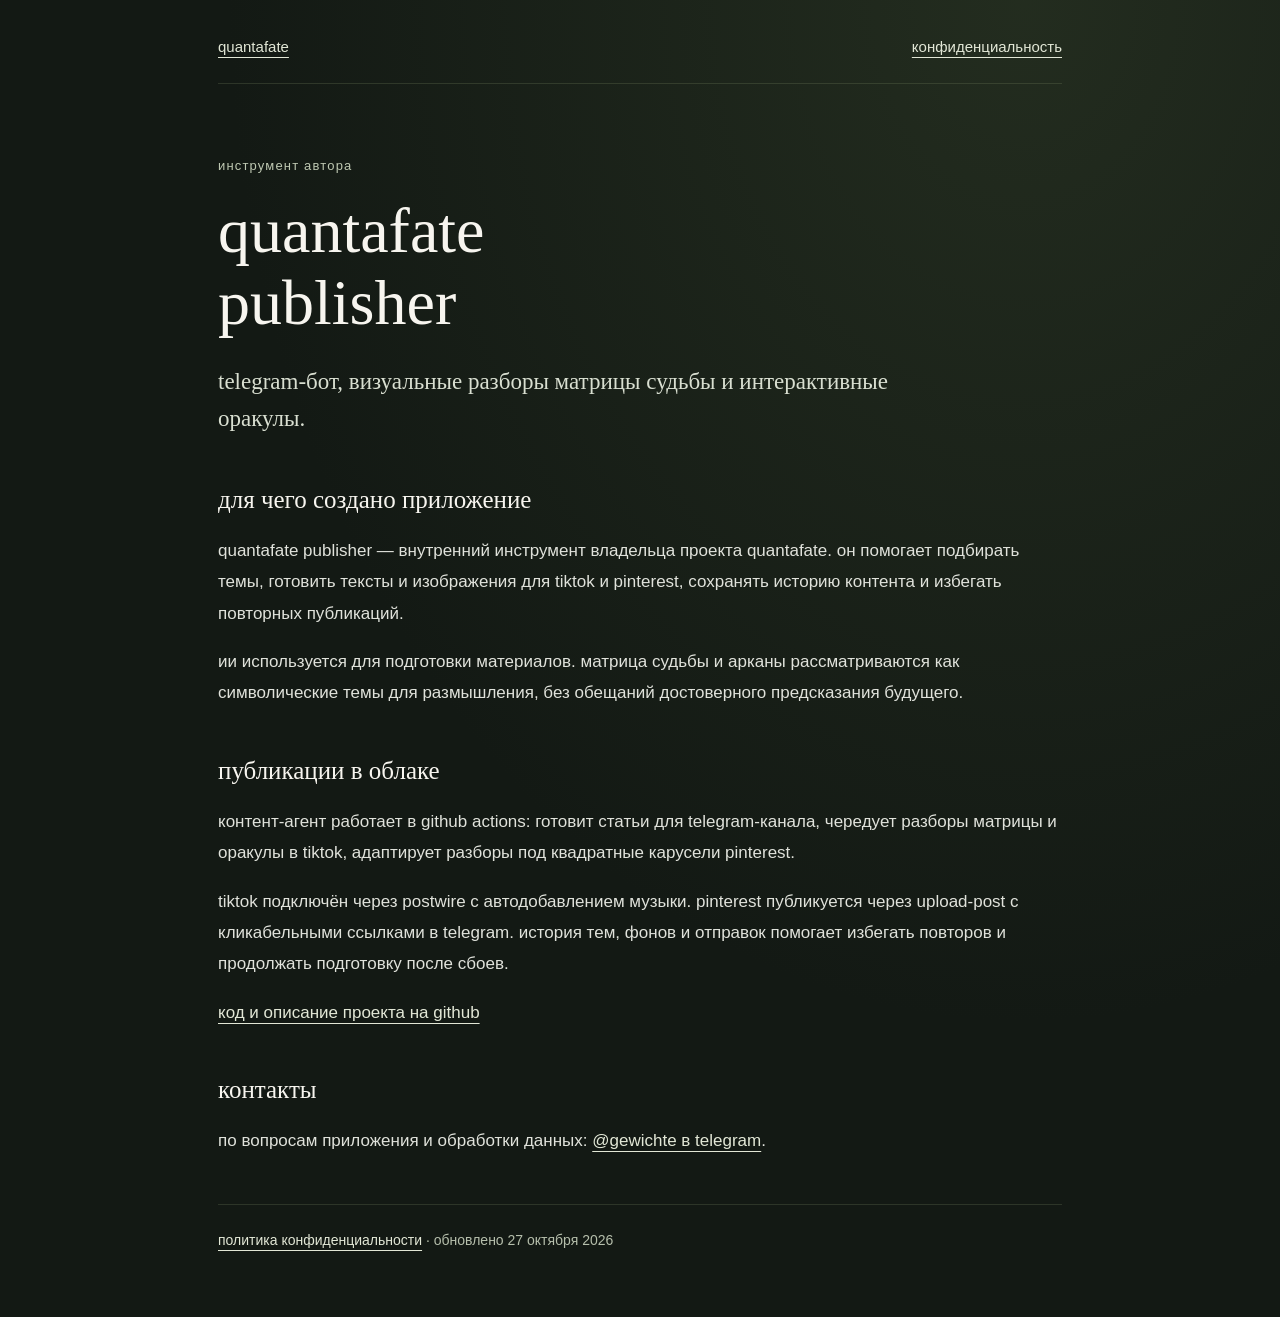
<file: docs/index.html>
<!doctype html>
<html lang="ru">
<meta charset="utf-8">
<meta name="viewport" content="width=device-width,initial-scale=1">
<title>quantafate publisher</title>
<link rel="stylesheet" href="style.css">
<main>
  <nav><a href="index.html">quantafate</a><a href="privacy.html">конфиденциальность</a></nav>
  <p class="eyebrow">инструмент автора</p>
  <h1>quantafate<br>publisher</h1>
  <p class="lead">telegram-бот, визуальные разборы матрицы судьбы и интерактивные оракулы.</p>
  <section><h2>для чего создано приложение</h2>
    <p>quantafate publisher — внутренний инструмент владельца проекта quantafate. он помогает подбирать темы, готовить тексты и изображения для tiktok и pinterest, сохранять историю контента и избегать повторных публикаций.</p>
    <p>ии используется для подготовки материалов. матрица судьбы и арканы рассматриваются как символические темы для размышления, без обещаний достоверного предсказания будущего.</p>
  </section>
  <section><h2>публикации в облаке</h2>
    <p>контент-агент работает в github actions: готовит статьи для telegram-канала, чередует разборы матрицы и оракулы в tiktok, адаптирует разборы под квадратные карусели pinterest.</p>
    <p>tiktok подключён через postwire с автодобавлением музыки. pinterest публикуется через upload-post с кликабельными ссылками в telegram. история тем, фонов и отправок помогает избегать повторов и продолжать подготовку после сбоев.</p>
    <p><a href="https://github.com/mrgrtglcht/numerology-agent">код и описание проекта на github</a></p>
  </section>
  <section><h2>контакты</h2><p>по вопросам приложения и обработки данных: <a href="https://t.me/gewichte">@gewichte в telegram</a>.</p></section>
  <footer><a href="privacy.html">политика конфиденциальности</a> · обновлено 27 октября 2026</footer>
</main>
</html>
</file>
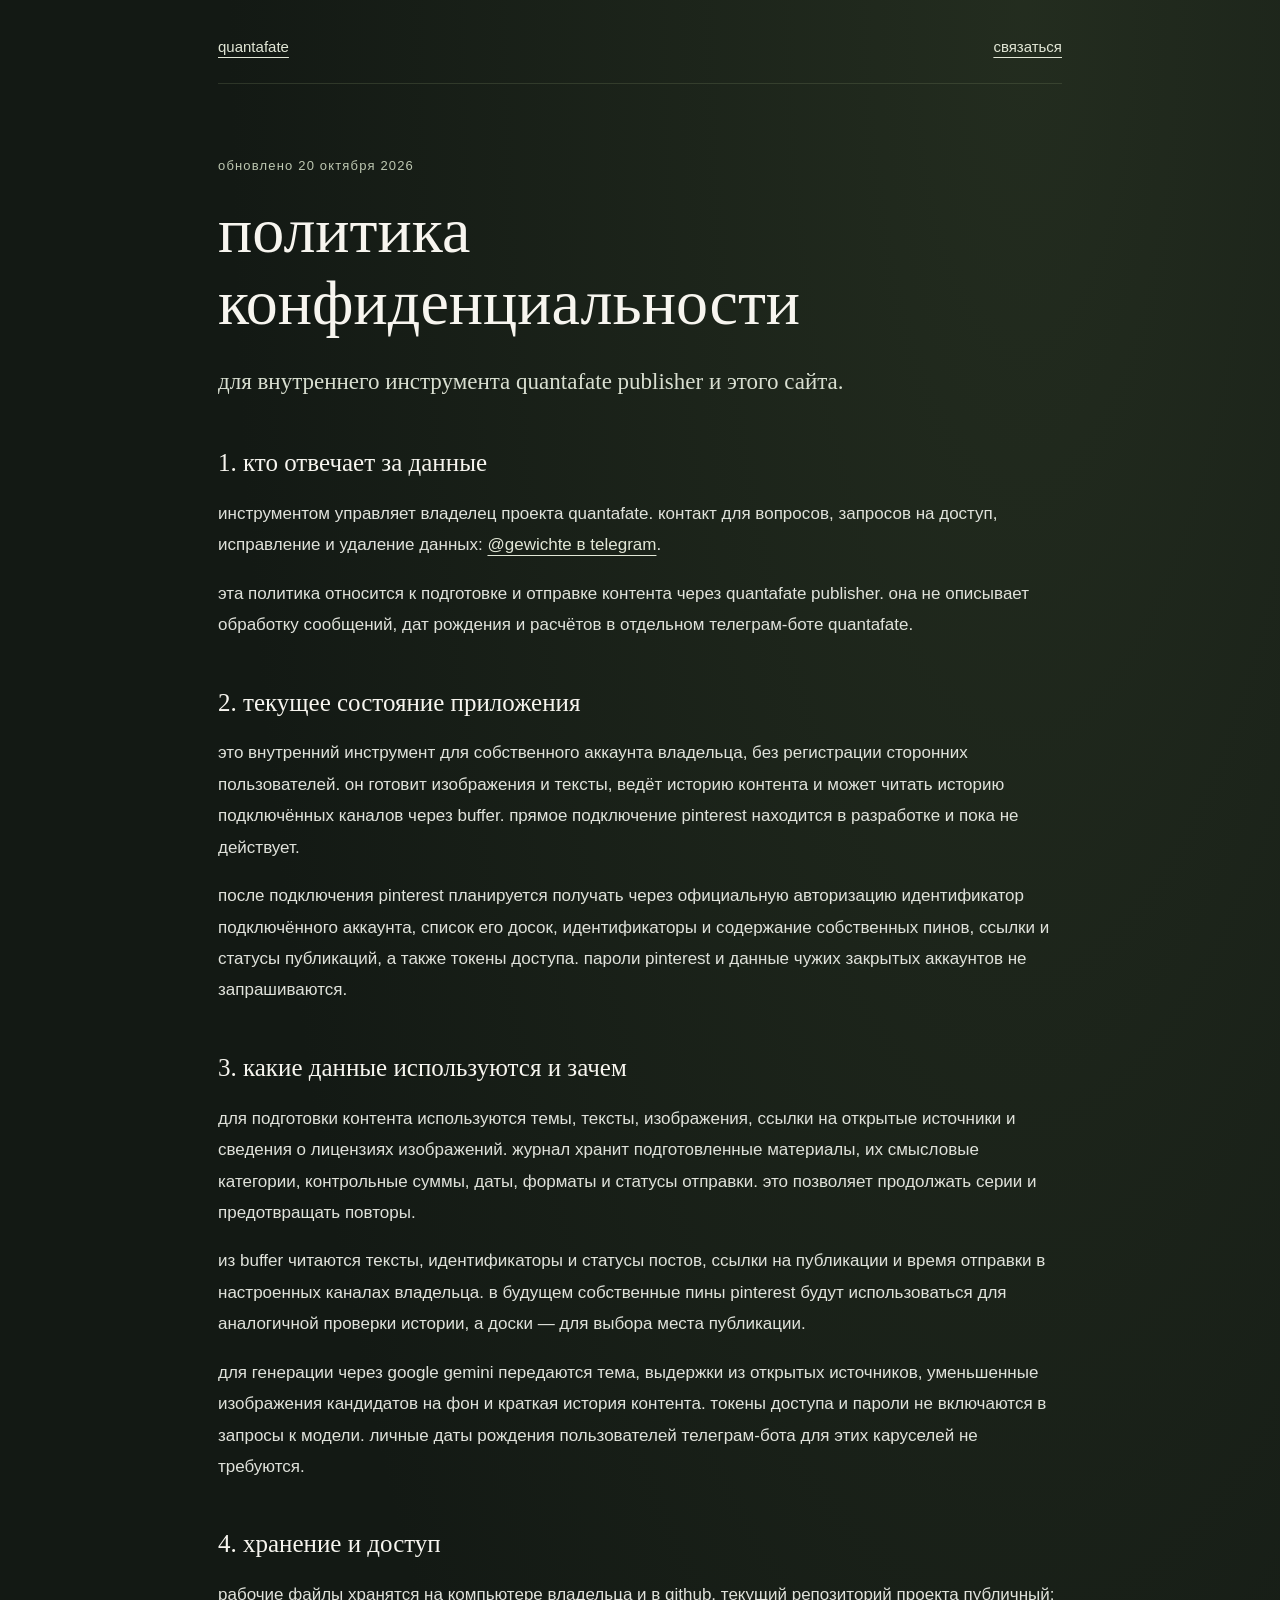
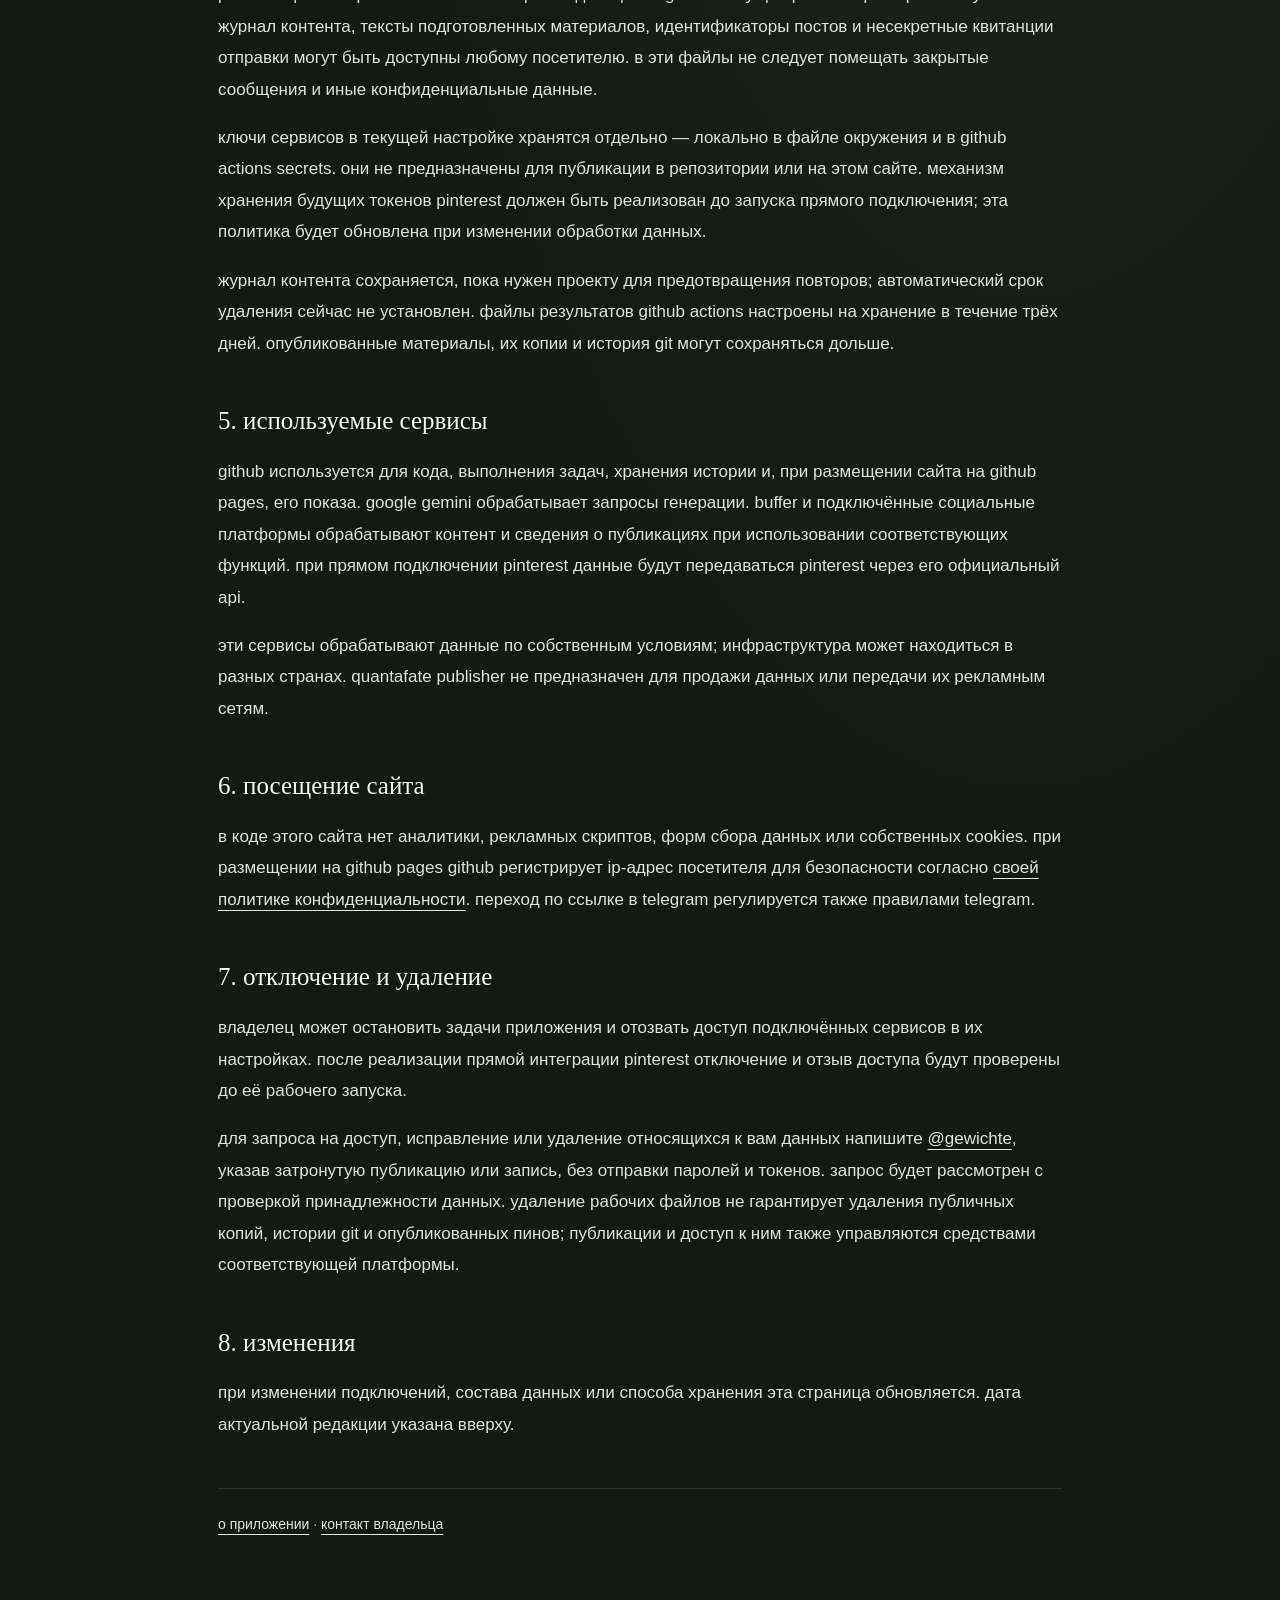
<file: docs/privacy.html>
<!doctype html>
<html lang="ru">
<meta charset="utf-8">
<meta name="viewport" content="width=device-width,initial-scale=1">
<title>политика конфиденциальности — quantafate publisher</title>
<link rel="stylesheet" href="style.css">
<main>
  <nav><a href="index.html">quantafate</a><a href="https://t.me/gewichte">связаться</a></nav>
  <p class="eyebrow">обновлено 20 октября 2026</p>
  <h1>политика<br>конфиденциальности</h1>
  <p class="lead">для внутреннего инструмента quantafate publisher и этого сайта.</p>
  <section><h2>1. кто отвечает за данные</h2>
    <p>инструментом управляет владелец проекта quantafate. контакт для вопросов, запросов на доступ, исправление и удаление данных: <a href="https://t.me/gewichte">@gewichte в telegram</a>.</p>
    <p>эта политика относится к подготовке и отправке контента через quantafate publisher. она не описывает обработку сообщений, дат рождения и расчётов в отдельном телеграм-боте quantafate.</p>
  </section>
  <section><h2>2. текущее состояние приложения</h2>
    <p>это внутренний инструмент для собственного аккаунта владельца, без регистрации сторонних пользователей. он готовит изображения и тексты, ведёт историю контента и может читать историю подключённых каналов через buffer. прямое подключение pinterest находится в разработке и пока не действует.</p>
    <p>после подключения pinterest планируется получать через официальную авторизацию идентификатор подключённого аккаунта, список его досок, идентификаторы и содержание собственных пинов, ссылки и статусы публикаций, а также токены доступа. пароли pinterest и данные чужих закрытых аккаунтов не запрашиваются.</p>
  </section>
  <section><h2>3. какие данные используются и зачем</h2>
    <p>для подготовки контента используются темы, тексты, изображения, ссылки на открытые источники и сведения о лицензиях изображений. журнал хранит подготовленные материалы, их смысловые категории, контрольные суммы, даты, форматы и статусы отправки. это позволяет продолжать серии и предотвращать повторы.</p>
    <p>из buffer читаются тексты, идентификаторы и статусы постов, ссылки на публикации и время отправки в настроенных каналах владельца. в будущем собственные пины pinterest будут использоваться для аналогичной проверки истории, а доски — для выбора места публикации.</p>
    <p>для генерации через google gemini передаются тема, выдержки из открытых источников, уменьшенные изображения кандидатов на фон и краткая история контента. токены доступа и пароли не включаются в запросы к модели. личные даты рождения пользователей телеграм-бота для этих каруселей не требуются.</p>
  </section>
  <section><h2>4. хранение и доступ</h2>
    <p>рабочие файлы хранятся на компьютере владельца и в github. текущий репозиторий проекта публичный: журнал контента, тексты подготовленных материалов, идентификаторы постов и несекретные квитанции отправки могут быть доступны любому посетителю. в эти файлы не следует помещать закрытые сообщения и иные конфиденциальные данные.</p>
    <p>ключи сервисов в текущей настройке хранятся отдельно — локально в файле окружения и в github actions secrets. они не предназначены для публикации в репозитории или на этом сайте. механизм хранения будущих токенов pinterest должен быть реализован до запуска прямого подключения; эта политика будет обновлена при изменении обработки данных.</p>
    <p>журнал контента сохраняется, пока нужен проекту для предотвращения повторов; автоматический срок удаления сейчас не установлен. файлы результатов github actions настроены на хранение в течение трёх дней. опубликованные материалы, их копии и история git могут сохраняться дольше.</p>
  </section>
  <section><h2>5. используемые сервисы</h2>
    <p>github используется для кода, выполнения задач, хранения истории и, при размещении сайта на github pages, его показа. google gemini обрабатывает запросы генерации. buffer и подключённые социальные платформы обрабатывают контент и сведения о публикациях при использовании соответствующих функций. при прямом подключении pinterest данные будут передаваться pinterest через его официальный api.</p>
    <p>эти сервисы обрабатывают данные по собственным условиям; инфраструктура может находиться в разных странах. quantafate publisher не предназначен для продажи данных или передачи их рекламным сетям.</p>
  </section>
  <section><h2>6. посещение сайта</h2>
    <p>в коде этого сайта нет аналитики, рекламных скриптов, форм сбора данных или собственных cookies. при размещении на github pages github регистрирует ip-адрес посетителя для безопасности согласно <a href="https://docs.github.com/en/site-policy/privacy-policies/github-general-privacy-statement">своей политике конфиденциальности</a>. переход по ссылке в telegram регулируется также правилами telegram.</p>
  </section>
  <section><h2>7. отключение и удаление</h2>
    <p>владелец может остановить задачи приложения и отозвать доступ подключённых сервисов в их настройках. после реализации прямой интеграции pinterest отключение и отзыв доступа будут проверены до её рабочего запуска.</p>
    <p>для запроса на доступ, исправление или удаление относящихся к вам данных напишите <a href="https://t.me/gewichte">@gewichte</a>, указав затронутую публикацию или запись, без отправки паролей и токенов. запрос будет рассмотрен с проверкой принадлежности данных. удаление рабочих файлов не гарантирует удаления публичных копий, истории git и опубликованных пинов; публикации и доступ к ним также управляются средствами соответствующей платформы.</p>
  </section>
  <section><h2>8. изменения</h2><p>при изменении подключений, состава данных или способа хранения эта страница обновляется. дата актуальной редакции указана вверху.</p></section>
  <footer><a href="index.html">о приложении</a> · <a href="https://t.me/gewichte">контакт владельца</a></footer>
</main>
</html>
</file>
<file: docs/style.css>
:root{color-scheme:dark;font-family:Georgia,'Times New Roman',serif;background:#131914;color:#f7f5ef}*{box-sizing:border-box}body{margin:0;background:radial-gradient(ellipse at 80% 0%,#33402a80,transparent 55%)}main{max-width:900px;margin:auto;padding:36px 28px 64px}nav{display:flex;justify-content:space-between;gap:24px;font:15px/1.5 Arial,sans-serif;border-bottom:1px solid #6b78584d;padding-bottom:24px}a{color:#e2e7d6;text-underline-offset:5px}a:hover{color:#fff}.eyebrow{margin-top:72px;font:13px/1.5 Arial,sans-serif;letter-spacing:.09em;color:#bec8b2}h1{font-size:clamp(32px,6.5vw,64px);font-weight:400;line-height:1.12;overflow-wrap:anywhere;margin:20px 0 26px}.lead{font-size:23px;line-height:1.6;color:#d9dfd1;max-width:680px}section{margin:48px 0}h2{font-size:25px;font-weight:400}section p{font:17px/1.85 Arial,sans-serif;color:#e0e2db}footer{border-top:1px solid #6b78584d;padding-top:24px;font:14px/1.7 Arial,sans-serif;color:#b6bfac}@media(max-width:500px){main{padding:24px 20px 44px}nav{font-size:13px}.eyebrow{margin-top:48px}.lead{font-size:20px}section{margin:36px 0}}
</file>
